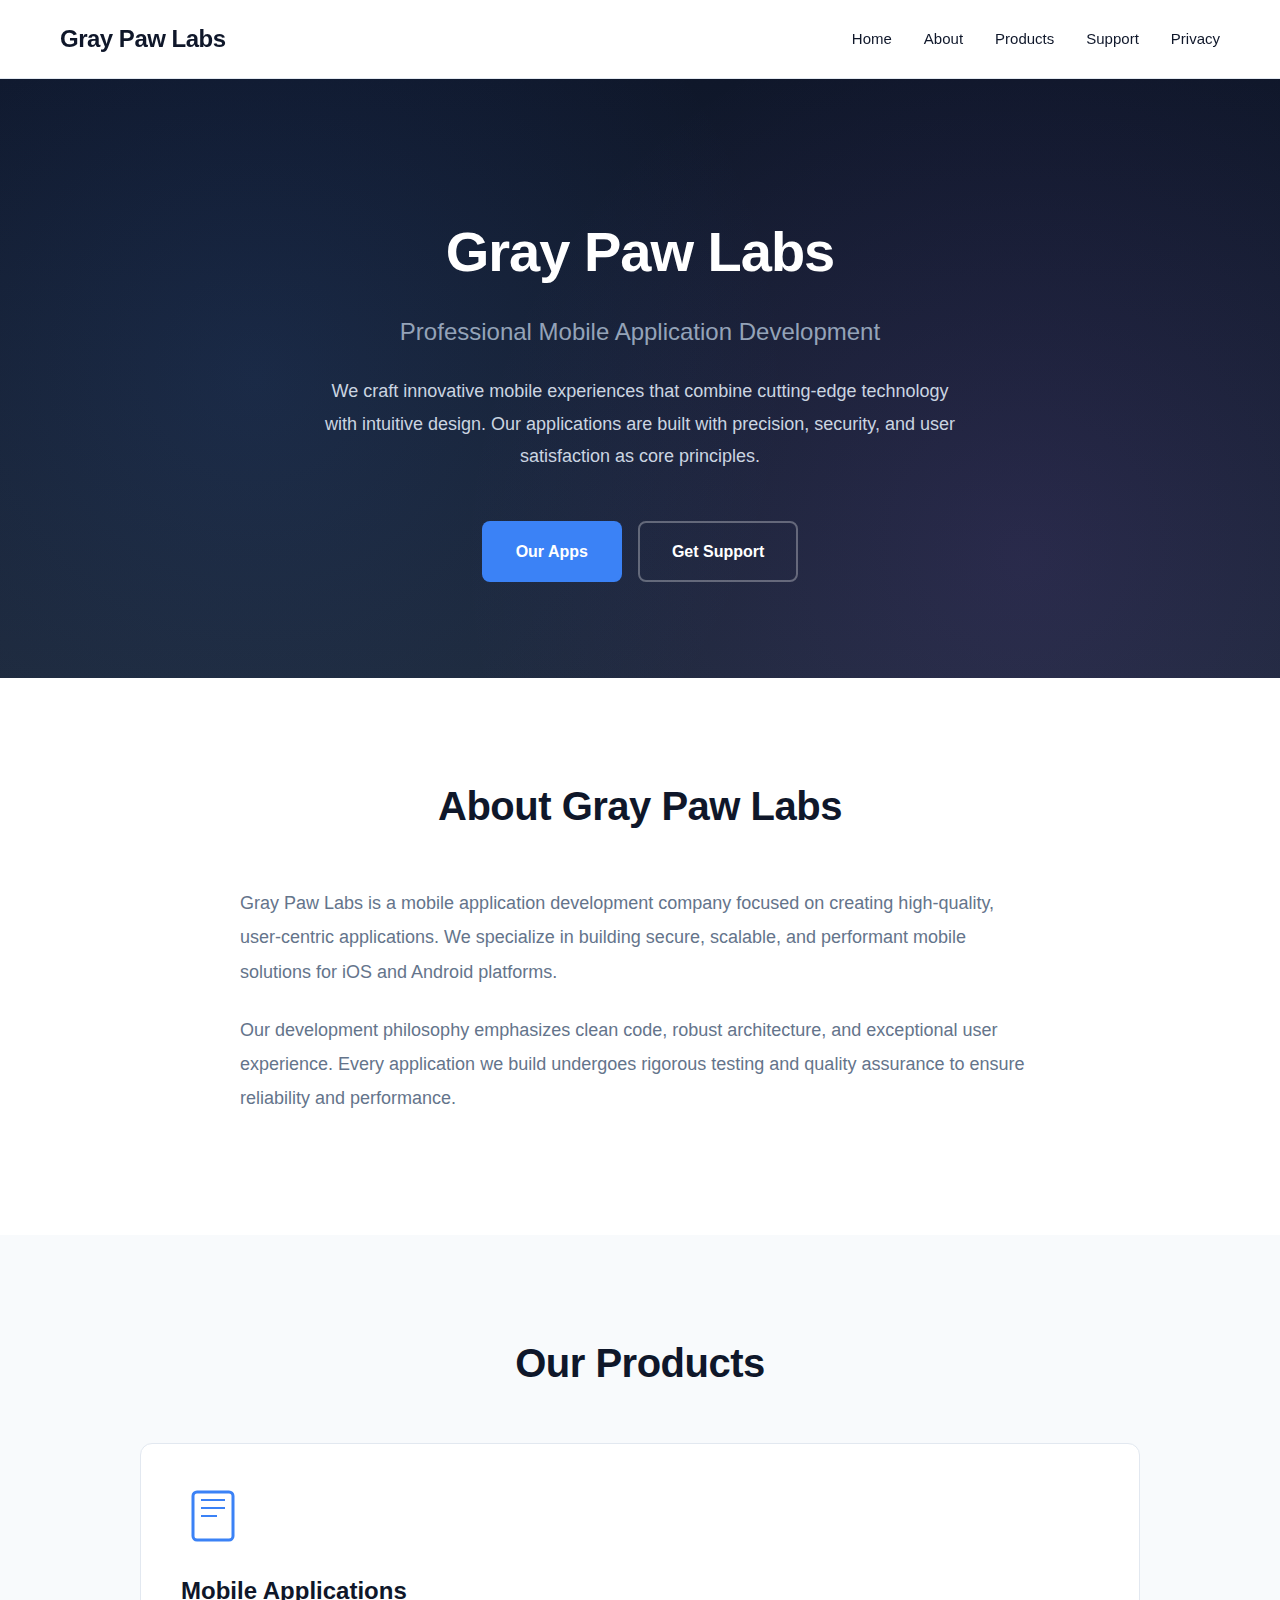
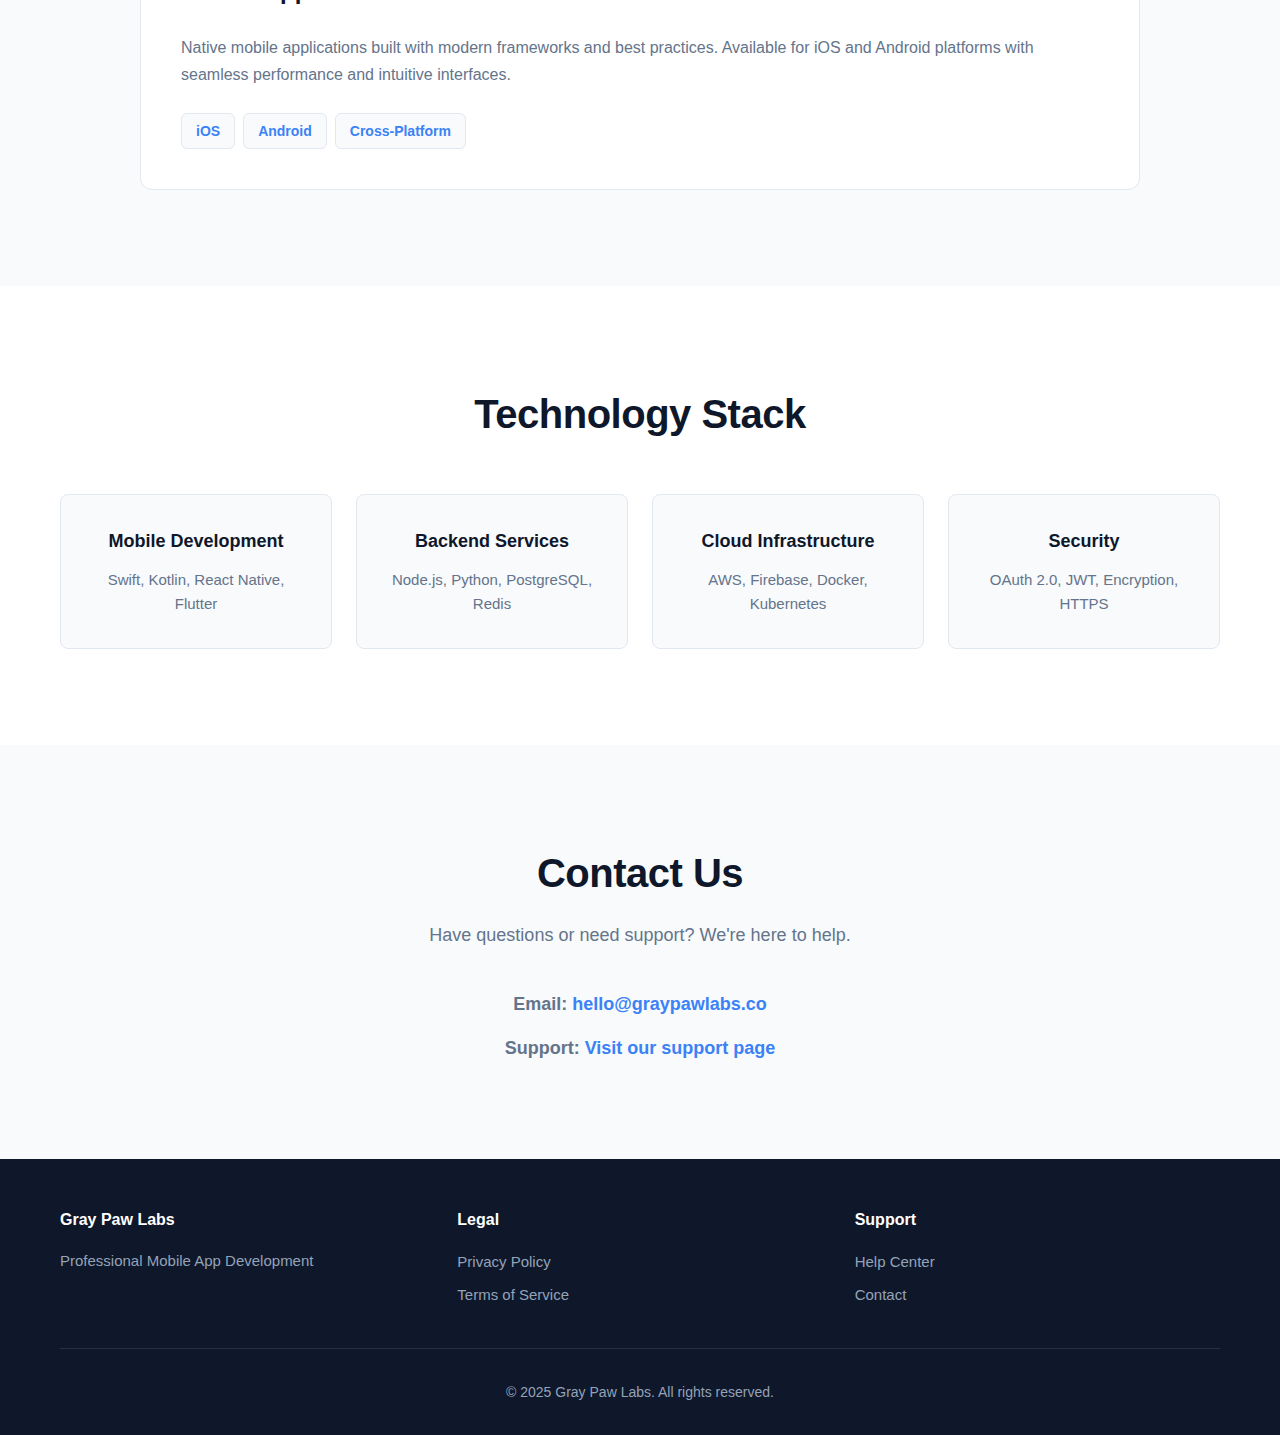
<file: index.html>
<!DOCTYPE html>
<html lang="en">
<head>
    <meta charset="UTF-8">
    <meta name="viewport" content="width=device-width, initial-scale=1.0">
    <meta name="description" content="Gray Paw Labs - Professional Mobile App Development">
    <title>Gray Paw Labs | Mobile App Development</title>
    <link rel="stylesheet" href="styles.css">
</head>
<body>
    <header>
        <nav class="navbar">
            <div class="container">
                <div class="logo">
                    <h1>Gray Paw Labs</h1>
                </div>
                <ul class="nav-links">
                    <li><a href="#home">Home</a></li>
                    <li><a href="#about">About</a></li>
                    <li><a href="#products">Products</a></li>
                    <li><a href="support.html">Support</a></li>
                    <li><a href="privacy.html">Privacy</a></li>
                </ul>
            </div>
        </nav>
    </header>

    <main>
        <section id="home" class="hero">
            <div class="container">
                <div class="hero-content">
                    <h2>Gray Paw Labs</h2>
                    <p class="tagline">Professional Mobile Application Development</p>
                    <p class="hero-description">
                        We craft innovative mobile experiences that combine cutting-edge technology
                        with intuitive design. Our applications are built with precision, security,
                        and user satisfaction as core principles.
                    </p>
                    <div class="cta-group">
                        <a href="#products" class="cta-button primary">Our Apps</a>
                        <a href="support.html" class="cta-button secondary">Get Support</a>
                    </div>
                </div>
            </div>
        </section>

        <section id="about" class="about">
            <div class="container">
                <h2>About Gray Paw Labs</h2>
                <div class="about-content">
                    <p>
                        Gray Paw Labs is a mobile application development company focused on creating
                        high-quality, user-centric applications. We specialize in building secure,
                        scalable, and performant mobile solutions for iOS and Android platforms.
                    </p>
                    <p>
                        Our development philosophy emphasizes clean code, robust architecture, and
                        exceptional user experience. Every application we build undergoes rigorous
                        testing and quality assurance to ensure reliability and performance.
                    </p>
                </div>
            </div>
        </section>

        <section id="products" class="products">
            <div class="container">
                <h2>Our Products</h2>
                <div class="products-grid">
                    <div class="product-card">
                        <div class="product-header">
                            <div class="product-icon">
                                <svg width="64" height="64" viewBox="0 0 64 64" fill="none" xmlns="http://www.w3.org/2000/svg">
                                    <rect x="12" y="8" width="40" height="48" rx="4" stroke="currentColor" stroke-width="3"/>
                                    <line x1="20" y1="16" x2="44" y2="16" stroke="currentColor" stroke-width="2"/>
                                    <line x1="20" y1="24" x2="44" y2="24" stroke="currentColor" stroke-width="2"/>
                                    <line x1="20" y1="32" x2="36" y2="32" stroke="currentColor" stroke-width="2"/>
                                </svg>
                            </div>
                            <h3>Mobile Applications</h3>
                        </div>
                        <p>
                            Native mobile applications built with modern frameworks and best practices.
                            Available for iOS and Android platforms with seamless performance and intuitive interfaces.
                        </p>
                        <div class="product-features">
                            <span class="feature-tag">iOS</span>
                            <span class="feature-tag">Android</span>
                            <span class="feature-tag">Cross-Platform</span>
                        </div>
                    </div>
                </div>
            </div>
        </section>

        <section id="technology" class="technology">
            <div class="container">
                <h2>Technology Stack</h2>
                <div class="tech-grid">
                    <div class="tech-card">
                        <h3>Mobile Development</h3>
                        <p>Swift, Kotlin, React Native, Flutter</p>
                    </div>
                    <div class="tech-card">
                        <h3>Backend Services</h3>
                        <p>Node.js, Python, PostgreSQL, Redis</p>
                    </div>
                    <div class="tech-card">
                        <h3>Cloud Infrastructure</h3>
                        <p>AWS, Firebase, Docker, Kubernetes</p>
                    </div>
                    <div class="tech-card">
                        <h3>Security</h3>
                        <p>OAuth 2.0, JWT, Encryption, HTTPS</p>
                    </div>
                </div>
            </div>
        </section>

        <section id="contact" class="contact">
            <div class="container">
                <h2>Contact Us</h2>
                <p class="contact-description">
                    Have questions or need support? We're here to help.
                </p>
                <div class="contact-info">
                    <div class="contact-item">
                        <strong>Email:</strong> <a href="mailto:hello@graypawlabs.co">hello@graypawlabs.co</a>
                    </div>
                    <div class="contact-item">
                        <strong>Support:</strong> <a href="support.html">Visit our support page</a>
                    </div>
                </div>
            </div>
        </section>
    </main>

    <footer>
        <div class="container">
            <div class="footer-content">
                <div class="footer-section">
                    <h4>Gray Paw Labs</h4>
                    <p>Professional Mobile App Development</p>
                </div>
                <div class="footer-section">
                    <h4>Legal</h4>
                    <ul>
                        <li><a href="privacy.html">Privacy Policy</a></li>
                        <li><a href="privacy.html#terms">Terms of Service</a></li>
                    </ul>
                </div>
                <div class="footer-section">
                    <h4>Support</h4>
                    <ul>
                        <li><a href="support.html">Help Center</a></li>
                        <li><a href="mailto:hello@graypawlabs.co">Contact</a></li>
                    </ul>
                </div>
            </div>
            <div class="footer-bottom">
                <p>&copy; 2025 Gray Paw Labs. All rights reserved.</p>
            </div>
        </div>
    </footer>
</body>
</html>
</file>
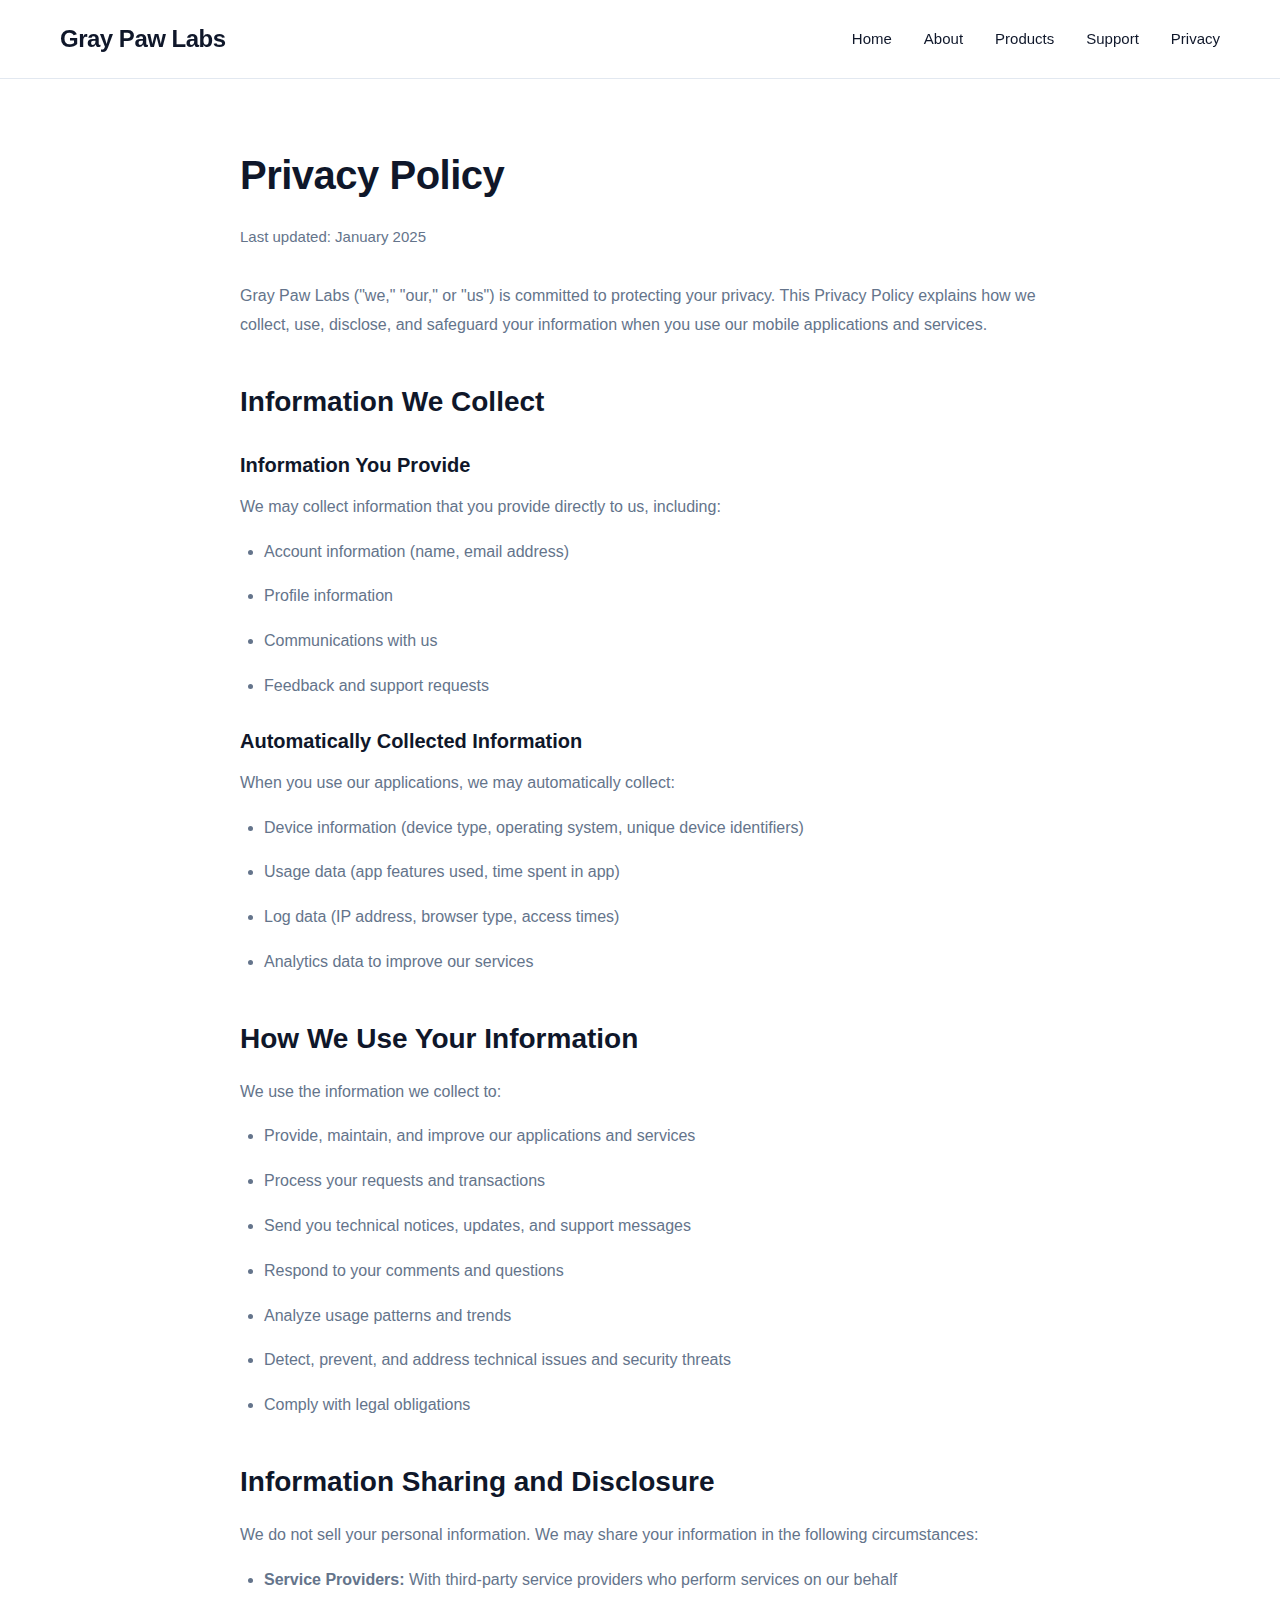
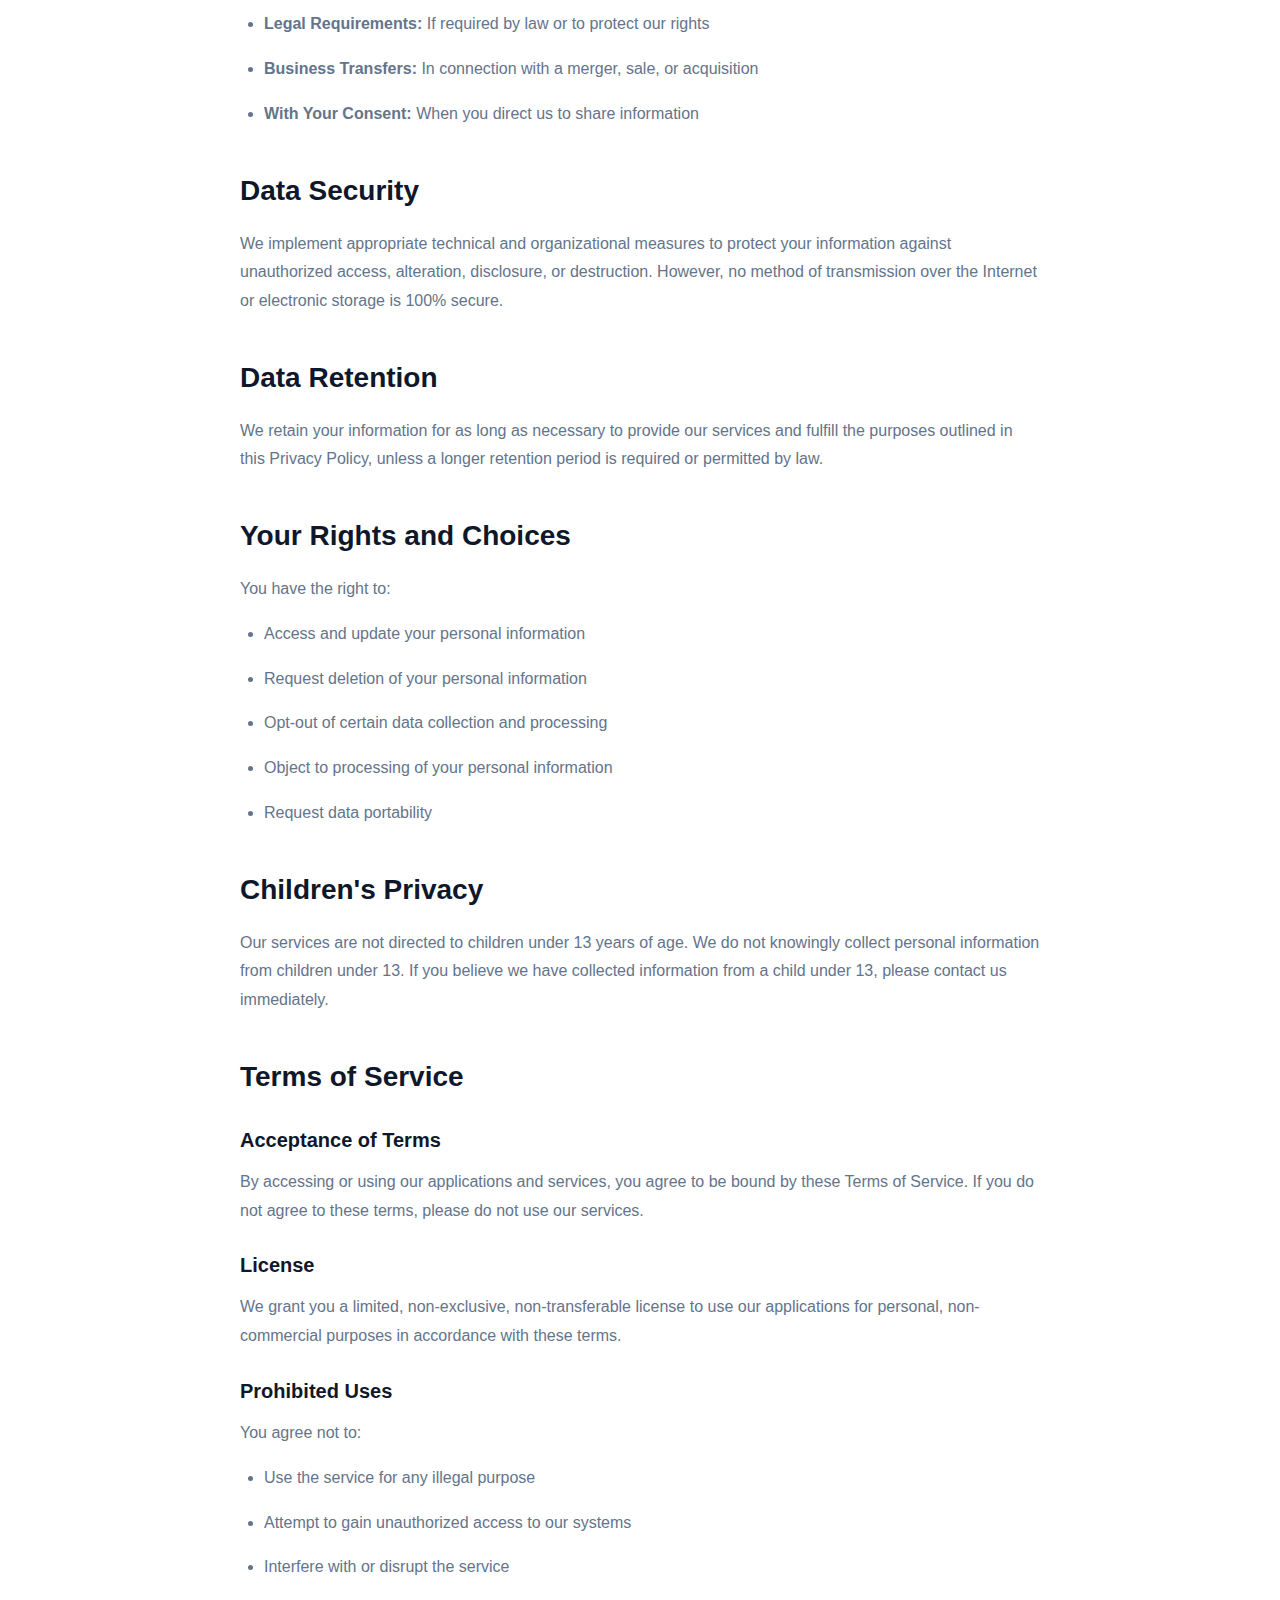
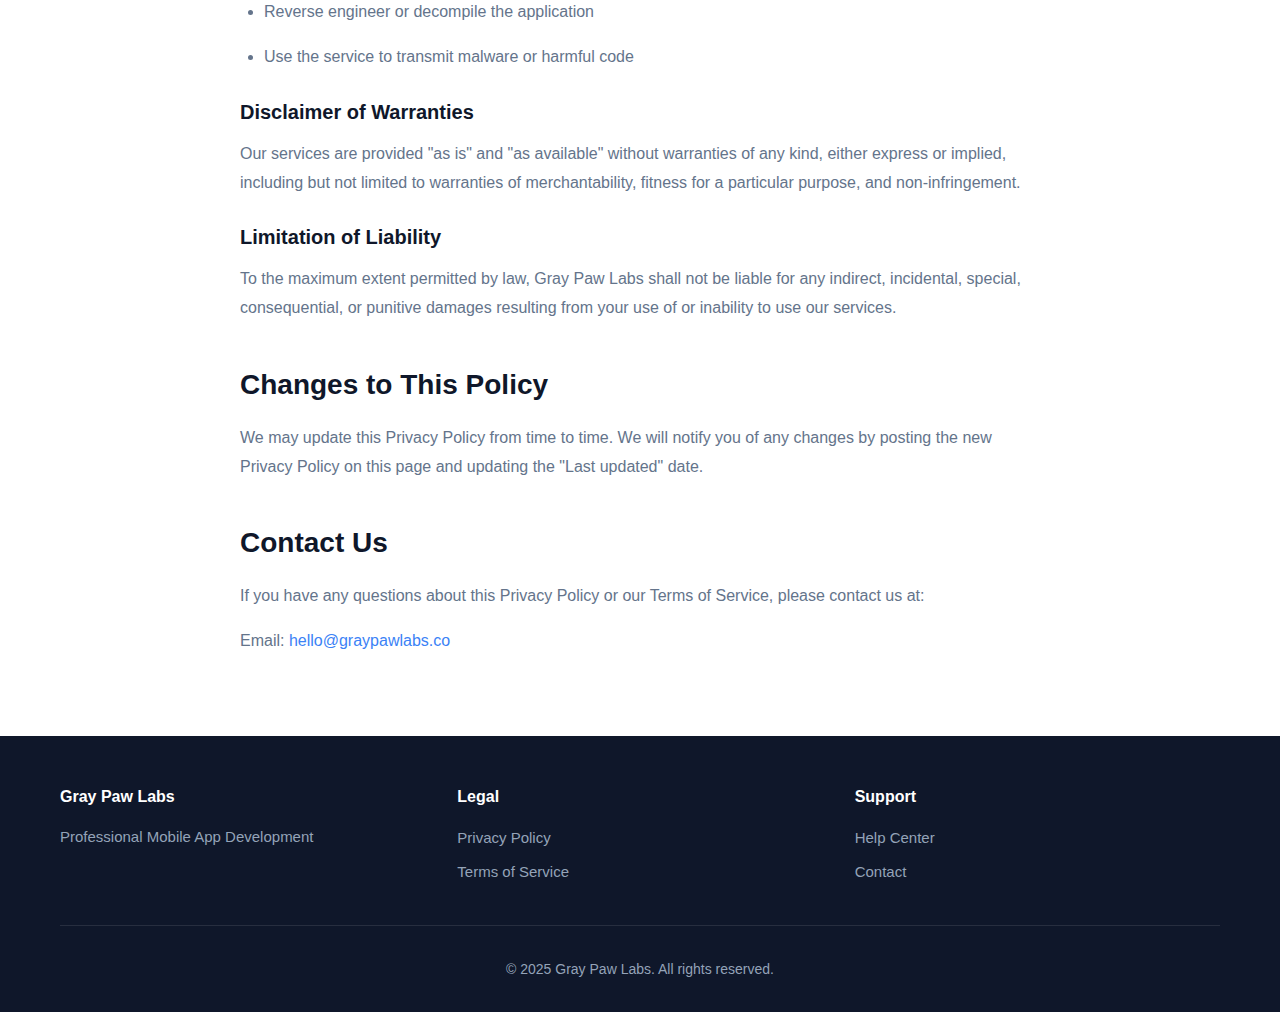
<file: privacy.html>
<!DOCTYPE html>
<html lang="en">
<head>
    <meta charset="UTF-8">
    <meta name="viewport" content="width=device-width, initial-scale=1.0">
    <meta name="description" content="Gray Paw Labs Privacy Policy">
    <title>Privacy Policy | Gray Paw Labs</title>
    <link rel="stylesheet" href="styles.css">
    <style>
        .legal-page {
            padding: 4rem 0;
            background-color: var(--white);
        }
        .legal-content {
            max-width: 800px;
            margin: 0 auto;
        }
        .legal-content h1 {
            font-size: 2.5rem;
            color: var(--primary-color);
            margin-bottom: 1rem;
            font-weight: 700;
            letter-spacing: -0.5px;
        }
        .legal-content .last-updated {
            color: var(--text-light);
            margin-bottom: 2rem;
            font-size: 0.9375rem;
        }
        .legal-content h2 {
            font-size: 1.75rem;
            color: var(--primary-color);
            margin-top: 2.5rem;
            margin-bottom: 1rem;
            font-weight: 700;
        }
        .legal-content h3 {
            font-size: 1.25rem;
            color: var(--primary-color);
            margin-top: 1.5rem;
            margin-bottom: 0.75rem;
            font-weight: 600;
        }
        .legal-content p,
        .legal-content li {
            color: var(--text-light);
            line-height: 1.8;
            margin-bottom: 1rem;
        }
        .legal-content ul {
            margin-left: 1.5rem;
            margin-bottom: 1rem;
        }
        .legal-content a {
            color: var(--accent-color);
            text-decoration: none;
        }
        .legal-content a:hover {
            text-decoration: underline;
        }
    </style>
</head>
<body>
    <header>
        <nav class="navbar">
            <div class="container">
                <div class="logo">
                    <h1><a href="index.html" style="text-decoration: none; color: inherit;">Gray Paw Labs</a></h1>
                </div>
                <ul class="nav-links">
                    <li><a href="index.html#home">Home</a></li>
                    <li><a href="index.html#about">About</a></li>
                    <li><a href="index.html#products">Products</a></li>
                    <li><a href="support.html">Support</a></li>
                    <li><a href="privacy.html">Privacy</a></li>
                </ul>
            </div>
        </nav>
    </header>

    <main>
        <section class="legal-page">
            <div class="container">
                <div class="legal-content">
                    <h1>Privacy Policy</h1>
                    <p class="last-updated">Last updated: January 2025</p>

                    <p>
                        Gray Paw Labs ("we," "our," or "us") is committed to protecting your privacy.
                        This Privacy Policy explains how we collect, use, disclose, and safeguard your
                        information when you use our mobile applications and services.
                    </p>

                    <h2>Information We Collect</h2>

                    <h3>Information You Provide</h3>
                    <p>We may collect information that you provide directly to us, including:</p>
                    <ul>
                        <li>Account information (name, email address)</li>
                        <li>Profile information</li>
                        <li>Communications with us</li>
                        <li>Feedback and support requests</li>
                    </ul>

                    <h3>Automatically Collected Information</h3>
                    <p>When you use our applications, we may automatically collect:</p>
                    <ul>
                        <li>Device information (device type, operating system, unique device identifiers)</li>
                        <li>Usage data (app features used, time spent in app)</li>
                        <li>Log data (IP address, browser type, access times)</li>
                        <li>Analytics data to improve our services</li>
                    </ul>

                    <h2>How We Use Your Information</h2>
                    <p>We use the information we collect to:</p>
                    <ul>
                        <li>Provide, maintain, and improve our applications and services</li>
                        <li>Process your requests and transactions</li>
                        <li>Send you technical notices, updates, and support messages</li>
                        <li>Respond to your comments and questions</li>
                        <li>Analyze usage patterns and trends</li>
                        <li>Detect, prevent, and address technical issues and security threats</li>
                        <li>Comply with legal obligations</li>
                    </ul>

                    <h2>Information Sharing and Disclosure</h2>
                    <p>We do not sell your personal information. We may share your information in the following circumstances:</p>
                    <ul>
                        <li><strong>Service Providers:</strong> With third-party service providers who perform services on our behalf</li>
                        <li><strong>Legal Requirements:</strong> If required by law or to protect our rights</li>
                        <li><strong>Business Transfers:</strong> In connection with a merger, sale, or acquisition</li>
                        <li><strong>With Your Consent:</strong> When you direct us to share information</li>
                    </ul>

                    <h2>Data Security</h2>
                    <p>
                        We implement appropriate technical and organizational measures to protect your information
                        against unauthorized access, alteration, disclosure, or destruction. However, no method of
                        transmission over the Internet or electronic storage is 100% secure.
                    </p>

                    <h2>Data Retention</h2>
                    <p>
                        We retain your information for as long as necessary to provide our services and fulfill
                        the purposes outlined in this Privacy Policy, unless a longer retention period is required
                        or permitted by law.
                    </p>

                    <h2>Your Rights and Choices</h2>
                    <p>You have the right to:</p>
                    <ul>
                        <li>Access and update your personal information</li>
                        <li>Request deletion of your personal information</li>
                        <li>Opt-out of certain data collection and processing</li>
                        <li>Object to processing of your personal information</li>
                        <li>Request data portability</li>
                    </ul>

                    <h2>Children's Privacy</h2>
                    <p>
                        Our services are not directed to children under 13 years of age. We do not knowingly
                        collect personal information from children under 13. If you believe we have collected
                        information from a child under 13, please contact us immediately.
                    </p>

                    <h2 id="terms">Terms of Service</h2>

                    <h3>Acceptance of Terms</h3>
                    <p>
                        By accessing or using our applications and services, you agree to be bound by these Terms
                        of Service. If you do not agree to these terms, please do not use our services.
                    </p>

                    <h3>License</h3>
                    <p>
                        We grant you a limited, non-exclusive, non-transferable license to use our applications
                        for personal, non-commercial purposes in accordance with these terms.
                    </p>

                    <h3>Prohibited Uses</h3>
                    <p>You agree not to:</p>
                    <ul>
                        <li>Use the service for any illegal purpose</li>
                        <li>Attempt to gain unauthorized access to our systems</li>
                        <li>Interfere with or disrupt the service</li>
                        <li>Reverse engineer or decompile the application</li>
                        <li>Use the service to transmit malware or harmful code</li>
                    </ul>

                    <h3>Disclaimer of Warranties</h3>
                    <p>
                        Our services are provided "as is" and "as available" without warranties of any kind,
                        either express or implied, including but not limited to warranties of merchantability,
                        fitness for a particular purpose, and non-infringement.
                    </p>

                    <h3>Limitation of Liability</h3>
                    <p>
                        To the maximum extent permitted by law, Gray Paw Labs shall not be liable for any
                        indirect, incidental, special, consequential, or punitive damages resulting from your
                        use of or inability to use our services.
                    </p>

                    <h2>Changes to This Policy</h2>
                    <p>
                        We may update this Privacy Policy from time to time. We will notify you of any changes
                        by posting the new Privacy Policy on this page and updating the "Last updated" date.
                    </p>

                    <h2>Contact Us</h2>
                    <p>
                        If you have any questions about this Privacy Policy or our Terms of Service, please contact us at:
                    </p>
                    <p>
                        Email: <a href="mailto:hello@graypawlabs.co">hello@graypawlabs.co</a>
                    </p>
                </div>
            </div>
        </section>
    </main>

    <footer>
        <div class="container">
            <div class="footer-content">
                <div class="footer-section">
                    <h4>Gray Paw Labs</h4>
                    <p>Professional Mobile App Development</p>
                </div>
                <div class="footer-section">
                    <h4>Legal</h4>
                    <ul>
                        <li><a href="privacy.html">Privacy Policy</a></li>
                        <li><a href="privacy.html#terms">Terms of Service</a></li>
                    </ul>
                </div>
                <div class="footer-section">
                    <h4>Support</h4>
                    <ul>
                        <li><a href="support.html">Help Center</a></li>
                        <li><a href="mailto:hello@graypawlabs.co">Contact</a></li>
                    </ul>
                </div>
            </div>
            <div class="footer-bottom">
                <p>&copy; 2025 Gray Paw Labs. All rights reserved.</p>
            </div>
        </div>
    </footer>
</body>
</html>
</file>
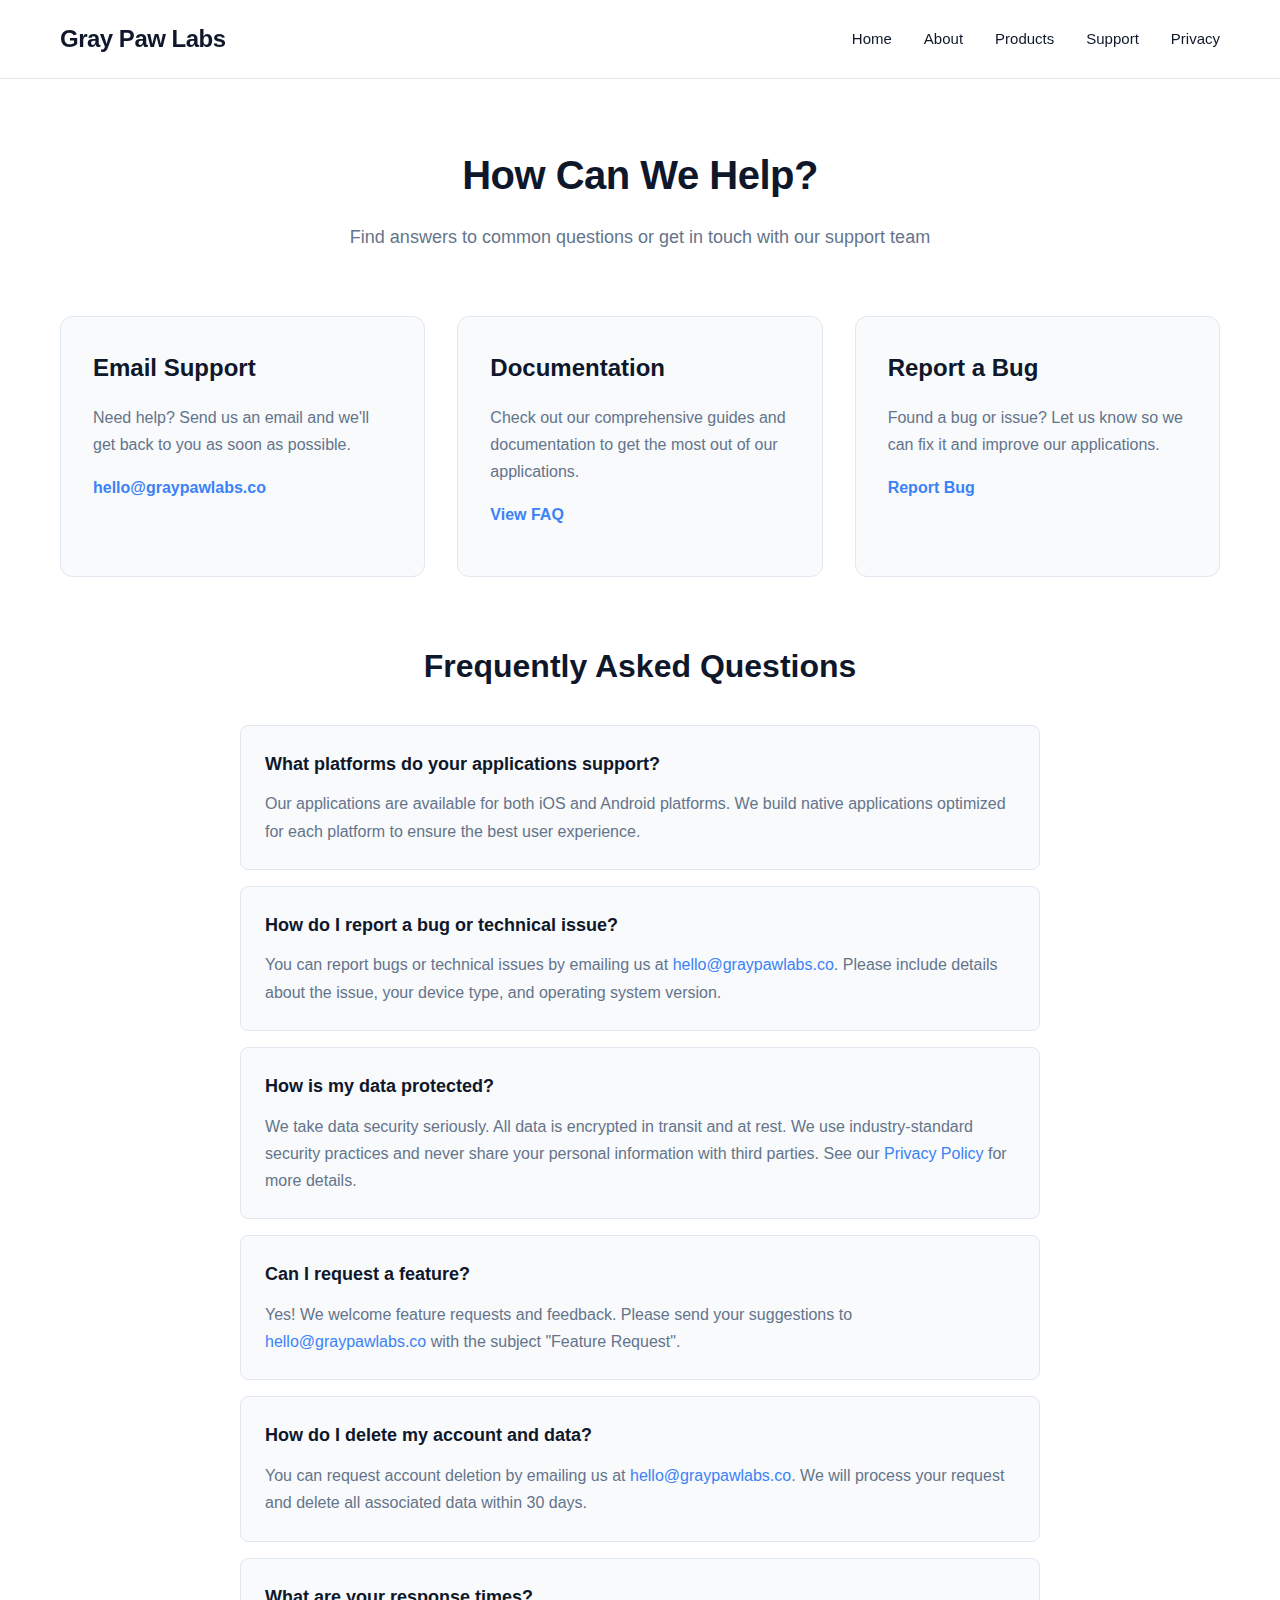
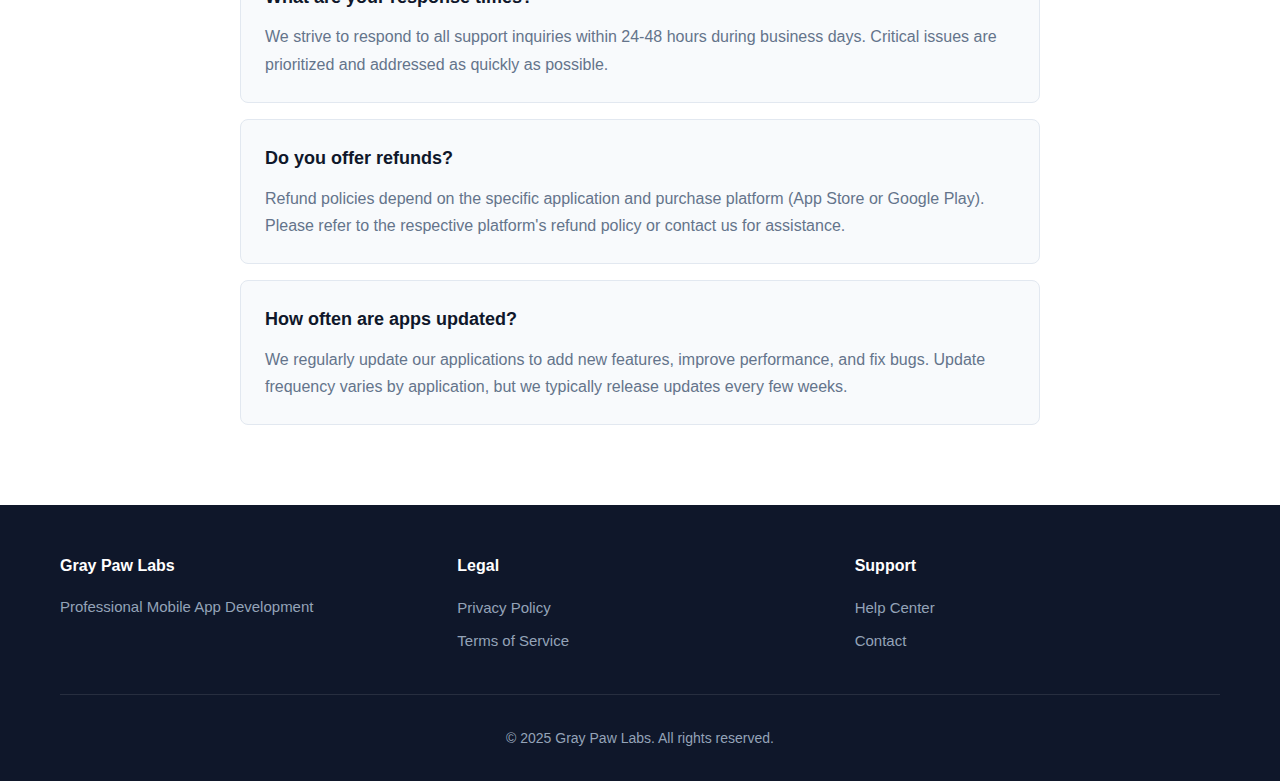
<file: support.html>
<!DOCTYPE html>
<html lang="en">
<head>
    <meta charset="UTF-8">
    <meta name="viewport" content="width=device-width, initial-scale=1.0">
    <meta name="description" content="Gray Paw Labs Support - Get help with our applications">
    <title>Support | Gray Paw Labs</title>
    <link rel="stylesheet" href="styles.css">
    <style>
        .support-page {
            padding: 4rem 0;
            background-color: var(--white);
        }
        .support-header {
            text-align: center;
            margin-bottom: 4rem;
        }
        .support-header h1 {
            font-size: 2.5rem;
            color: var(--primary-color);
            margin-bottom: 1rem;
            font-weight: 700;
            letter-spacing: -0.5px;
        }
        .support-header p {
            font-size: 1.125rem;
            color: var(--text-light);
        }
        .support-grid {
            display: grid;
            grid-template-columns: repeat(auto-fit, minmax(300px, 1fr));
            gap: 2rem;
            margin-bottom: 4rem;
        }
        .support-card {
            background-color: var(--background-light);
            padding: 2rem;
            border-radius: 12px;
            border: 1px solid var(--border-color);
        }
        .support-card h2 {
            font-size: 1.5rem;
            color: var(--primary-color);
            margin-bottom: 1rem;
            font-weight: 700;
        }
        .support-card p {
            color: var(--text-light);
            line-height: 1.7;
            margin-bottom: 1rem;
        }
        .support-card a {
            color: var(--accent-color);
            text-decoration: none;
            font-weight: 600;
        }
        .support-card a:hover {
            text-decoration: underline;
        }
        .faq-section {
            max-width: 800px;
            margin: 0 auto;
        }
        .faq-section h2 {
            font-size: 2rem;
            color: var(--primary-color);
            margin-bottom: 2rem;
            text-align: center;
            font-weight: 700;
        }
        .faq-item {
            background-color: var(--background-light);
            padding: 1.5rem;
            border-radius: 8px;
            margin-bottom: 1rem;
            border: 1px solid var(--border-color);
        }
        .faq-item h3 {
            font-size: 1.125rem;
            color: var(--primary-color);
            margin-bottom: 0.75rem;
            font-weight: 700;
        }
        .faq-item p {
            color: var(--text-light);
            line-height: 1.7;
        }
        .faq-item a {
            color: var(--accent-color);
            text-decoration: none;
        }
        .faq-item a:hover {
            text-decoration: underline;
        }
    </style>
</head>
<body>
    <header>
        <nav class="navbar">
            <div class="container">
                <div class="logo">
                    <h1><a href="index.html" style="text-decoration: none; color: inherit;">Gray Paw Labs</a></h1>
                </div>
                <ul class="nav-links">
                    <li><a href="index.html#home">Home</a></li>
                    <li><a href="index.html#about">About</a></li>
                    <li><a href="index.html#products">Products</a></li>
                    <li><a href="support.html">Support</a></li>
                    <li><a href="privacy.html">Privacy</a></li>
                </ul>
            </div>
        </nav>
    </header>

    <main>
        <section class="support-page">
            <div class="container">
                <div class="support-header">
                    <h1>How Can We Help?</h1>
                    <p>Find answers to common questions or get in touch with our support team</p>
                </div>

                <div class="support-grid">
                    <div class="support-card">
                        <h2>Email Support</h2>
                        <p>
                            Need help? Send us an email and we'll get back to you as soon as possible.
                        </p>
                        <p>
                            <a href="mailto:hello@graypawlabs.co">hello@graypawlabs.co</a>
                        </p>
                    </div>

                    <div class="support-card">
                        <h2>Documentation</h2>
                        <p>
                            Check out our comprehensive guides and documentation to get the most out of our applications.
                        </p>
                        <p>
                            <a href="#faq">View FAQ</a>
                        </p>
                    </div>

                    <div class="support-card">
                        <h2>Report a Bug</h2>
                        <p>
                            Found a bug or issue? Let us know so we can fix it and improve our applications.
                        </p>
                        <p>
                            <a href="mailto:hello@graypawlabs.co?subject=Bug%20Report">Report Bug</a>
                        </p>
                    </div>
                </div>

                <div class="faq-section" id="faq">
                    <h2>Frequently Asked Questions</h2>

                    <div class="faq-item">
                        <h3>What platforms do your applications support?</h3>
                        <p>
                            Our applications are available for both iOS and Android platforms. We build native
                            applications optimized for each platform to ensure the best user experience.
                        </p>
                    </div>

                    <div class="faq-item">
                        <h3>How do I report a bug or technical issue?</h3>
                        <p>
                            You can report bugs or technical issues by emailing us at
                            <a href="mailto:hello@graypawlabs.co">hello@graypawlabs.co</a>. Please include
                            details about the issue, your device type, and operating system version.
                        </p>
                    </div>

                    <div class="faq-item">
                        <h3>How is my data protected?</h3>
                        <p>
                            We take data security seriously. All data is encrypted in transit and at rest.
                            We use industry-standard security practices and never share your personal information
                            with third parties. See our <a href="privacy.html">Privacy Policy</a> for more details.
                        </p>
                    </div>

                    <div class="faq-item">
                        <h3>Can I request a feature?</h3>
                        <p>
                            Yes! We welcome feature requests and feedback. Please send your suggestions to
                            <a href="mailto:hello@graypawlabs.co">hello@graypawlabs.co</a> with the subject
                            "Feature Request".
                        </p>
                    </div>

                    <div class="faq-item">
                        <h3>How do I delete my account and data?</h3>
                        <p>
                            You can request account deletion by emailing us at
                            <a href="mailto:hello@graypawlabs.co">hello@graypawlabs.co</a>. We will process
                            your request and delete all associated data within 30 days.
                        </p>
                    </div>

                    <div class="faq-item">
                        <h3>What are your response times?</h3>
                        <p>
                            We strive to respond to all support inquiries within 24-48 hours during business days.
                            Critical issues are prioritized and addressed as quickly as possible.
                        </p>
                    </div>

                    <div class="faq-item">
                        <h3>Do you offer refunds?</h3>
                        <p>
                            Refund policies depend on the specific application and purchase platform
                            (App Store or Google Play). Please refer to the respective platform's refund
                            policy or contact us for assistance.
                        </p>
                    </div>

                    <div class="faq-item">
                        <h3>How often are apps updated?</h3>
                        <p>
                            We regularly update our applications to add new features, improve performance,
                            and fix bugs. Update frequency varies by application, but we typically release
                            updates every few weeks.
                        </p>
                    </div>
                </div>
            </div>
        </section>
    </main>

    <footer>
        <div class="container">
            <div class="footer-content">
                <div class="footer-section">
                    <h4>Gray Paw Labs</h4>
                    <p>Professional Mobile App Development</p>
                </div>
                <div class="footer-section">
                    <h4>Legal</h4>
                    <ul>
                        <li><a href="privacy.html">Privacy Policy</a></li>
                        <li><a href="privacy.html#terms">Terms of Service</a></li>
                    </ul>
                </div>
                <div class="footer-section">
                    <h4>Support</h4>
                    <ul>
                        <li><a href="support.html">Help Center</a></li>
                        <li><a href="mailto:hello@graypawlabs.co">Contact</a></li>
                    </ul>
                </div>
            </div>
            <div class="footer-bottom">
                <p>&copy; 2025 Gray Paw Labs. All rights reserved.</p>
            </div>
        </div>
    </footer>
</body>
</html>
</file>
<file: styles.css>
* {
    margin: 0;
    padding: 0;
    box-sizing: border-box;
}

:root {
    --primary-color: #0f172a;
    --secondary-color: #1e293b;
    --accent-color: #3b82f6;
    --accent-hover: #2563eb;
    --text-dark: #0f172a;
    --text-light: #64748b;
    --background-light: #f8fafc;
    --background-dark: #0f172a;
    --white: #ffffff;
    --border-color: #e2e8f0;
    --shadow: 0 1px 3px rgba(0, 0, 0, 0.1);
    --shadow-lg: 0 10px 25px rgba(0, 0, 0, 0.1);
}

body {
    font-family: -apple-system, BlinkMacSystemFont, 'Segoe UI', 'Inter', Roboto, Oxygen, Ubuntu, Cantarell, sans-serif;
    line-height: 1.6;
    color: var(--text-dark);
    background-color: var(--white);
    -webkit-font-smoothing: antialiased;
    -moz-osx-font-smoothing: grayscale;
}

.container {
    max-width: 1200px;
    margin: 0 auto;
    padding: 0 20px;
}

/* Header and Navigation */
header {
    background-color: var(--white);
    border-bottom: 1px solid var(--border-color);
    position: sticky;
    top: 0;
    z-index: 1000;
    backdrop-filter: blur(10px);
    background-color: rgba(255, 255, 255, 0.95);
}

.navbar {
    padding: 1.25rem 0;
}

.navbar .container {
    display: flex;
    justify-content: space-between;
    align-items: center;
}

.logo h1 {
    font-size: 1.5rem;
    color: var(--primary-color);
    font-weight: 700;
    letter-spacing: -0.5px;
}

.nav-links {
    display: flex;
    list-style: none;
    gap: 2rem;
}

.nav-links a {
    color: var(--text-dark);
    text-decoration: none;
    font-weight: 500;
    font-size: 0.9375rem;
    transition: color 0.2s ease;
    position: relative;
}

.nav-links a:hover {
    color: var(--accent-color);
}

.nav-links a::after {
    content: '';
    position: absolute;
    bottom: -4px;
    left: 0;
    width: 0;
    height: 2px;
    background-color: var(--accent-color);
    transition: width 0.2s ease;
}

.nav-links a:hover::after {
    width: 100%;
}

/* Hero Section */
.hero {
    background: linear-gradient(180deg, var(--background-dark) 0%, #1e293b 100%);
    color: var(--white);
    padding: 8rem 0 6rem;
    text-align: center;
    position: relative;
}

.hero::before {
    content: '';
    position: absolute;
    top: 0;
    left: 0;
    right: 0;
    bottom: 0;
    background:
        radial-gradient(circle at 20% 50%, rgba(59, 130, 246, 0.1) 0%, transparent 50%),
        radial-gradient(circle at 80% 80%, rgba(168, 85, 247, 0.1) 0%, transparent 50%);
    pointer-events: none;
}

.hero-content {
    position: relative;
    z-index: 1;
}

.hero-content h2 {
    font-size: 3.5rem;
    margin-bottom: 1rem;
    font-weight: 800;
    letter-spacing: -1px;
}

.tagline {
    font-size: 1.5rem;
    margin-bottom: 1.5rem;
    color: #94a3b8;
    font-weight: 400;
}

.hero-description {
    font-size: 1.125rem;
    max-width: 640px;
    margin: 0 auto 3rem;
    color: #cbd5e1;
    line-height: 1.8;
}

.cta-group {
    display: flex;
    gap: 1rem;
    justify-content: center;
    flex-wrap: wrap;
}

.cta-button {
    display: inline-block;
    padding: 1rem 2rem;
    border-radius: 8px;
    text-decoration: none;
    font-weight: 600;
    font-size: 1rem;
    transition: all 0.2s ease;
    border: 2px solid transparent;
}

.cta-button.primary {
    background-color: var(--accent-color);
    color: var(--white);
}

.cta-button.primary:hover {
    background-color: var(--accent-hover);
    transform: translateY(-1px);
    box-shadow: 0 10px 25px rgba(59, 130, 246, 0.3);
}

.cta-button.secondary {
    background-color: transparent;
    color: var(--white);
    border-color: rgba(255, 255, 255, 0.3);
}

.cta-button.secondary:hover {
    border-color: var(--white);
    background-color: rgba(255, 255, 255, 0.1);
}

/* About Section */
.about {
    padding: 6rem 0;
    background-color: var(--white);
}

.about h2 {
    font-size: 2.5rem;
    text-align: center;
    margin-bottom: 3rem;
    color: var(--primary-color);
    font-weight: 700;
    letter-spacing: -0.5px;
}

.about-content {
    max-width: 800px;
    margin: 0 auto;
    font-size: 1.125rem;
    line-height: 1.9;
    color: var(--text-light);
}

.about-content p {
    margin-bottom: 1.5rem;
}

/* Products Section */
.products {
    padding: 6rem 0;
    background-color: var(--background-light);
}

.products h2 {
    font-size: 2.5rem;
    text-align: center;
    margin-bottom: 3rem;
    color: var(--primary-color);
    font-weight: 700;
    letter-spacing: -0.5px;
}

.products-grid {
    display: grid;
    grid-template-columns: repeat(auto-fit, minmax(320px, 1fr));
    gap: 2rem;
    max-width: 1000px;
    margin: 0 auto;
}

.product-card {
    background-color: var(--white);
    padding: 2.5rem;
    border-radius: 12px;
    border: 1px solid var(--border-color);
    transition: all 0.2s ease;
}

.product-card:hover {
    transform: translateY(-4px);
    box-shadow: var(--shadow-lg);
    border-color: var(--accent-color);
}

.product-header {
    margin-bottom: 1.5rem;
}

.product-icon {
    color: var(--accent-color);
    margin-bottom: 1rem;
}

.product-card h3 {
    font-size: 1.5rem;
    margin-bottom: 1rem;
    color: var(--primary-color);
    font-weight: 700;
}

.product-card p {
    color: var(--text-light);
    line-height: 1.7;
    margin-bottom: 1.5rem;
}

.product-features {
    display: flex;
    gap: 0.5rem;
    flex-wrap: wrap;
}

.feature-tag {
    background-color: var(--background-light);
    color: var(--accent-color);
    padding: 0.375rem 0.875rem;
    border-radius: 6px;
    font-size: 0.875rem;
    font-weight: 600;
    border: 1px solid var(--border-color);
}

/* Technology Section */
.technology {
    padding: 6rem 0;
    background-color: var(--white);
}

.technology h2 {
    font-size: 2.5rem;
    text-align: center;
    margin-bottom: 3rem;
    color: var(--primary-color);
    font-weight: 700;
    letter-spacing: -0.5px;
}

.tech-grid {
    display: grid;
    grid-template-columns: repeat(auto-fit, minmax(240px, 1fr));
    gap: 1.5rem;
}

.tech-card {
    background-color: var(--background-light);
    padding: 2rem;
    border-radius: 8px;
    border: 1px solid var(--border-color);
    text-align: center;
}

.tech-card h3 {
    font-size: 1.125rem;
    margin-bottom: 0.75rem;
    color: var(--primary-color);
    font-weight: 700;
}

.tech-card p {
    color: var(--text-light);
    font-size: 0.9375rem;
    line-height: 1.6;
}

/* Contact Section */
.contact {
    padding: 6rem 0;
    background-color: var(--background-light);
    text-align: center;
}

.contact h2 {
    font-size: 2.5rem;
    margin-bottom: 1rem;
    color: var(--primary-color);
    font-weight: 700;
    letter-spacing: -0.5px;
}

.contact-description {
    font-size: 1.125rem;
    color: var(--text-light);
    margin-bottom: 2.5rem;
}

.contact-info {
    display: flex;
    flex-direction: column;
    gap: 1rem;
    max-width: 600px;
    margin: 0 auto;
}

.contact-item {
    font-size: 1.125rem;
    color: var(--text-light);
}

.contact-item a {
    color: var(--accent-color);
    text-decoration: none;
    font-weight: 600;
    transition: color 0.2s ease;
}

.contact-item a:hover {
    color: var(--accent-hover);
    text-decoration: underline;
}

/* Footer */
footer {
    background-color: var(--primary-color);
    color: var(--white);
    padding: 3rem 0 2rem;
}

.footer-content {
    display: grid;
    grid-template-columns: repeat(auto-fit, minmax(200px, 1fr));
    gap: 2rem;
    margin-bottom: 2rem;
}

.footer-section h4 {
    font-size: 1rem;
    font-weight: 700;
    margin-bottom: 1rem;
    color: var(--white);
}

.footer-section p {
    color: #94a3b8;
    font-size: 0.9375rem;
}

.footer-section ul {
    list-style: none;
}

.footer-section ul li {
    margin-bottom: 0.5rem;
}

.footer-section a {
    color: #94a3b8;
    text-decoration: none;
    font-size: 0.9375rem;
    transition: color 0.2s ease;
}

.footer-section a:hover {
    color: var(--white);
}

.footer-bottom {
    padding-top: 2rem;
    border-top: 1px solid rgba(255, 255, 255, 0.1);
    text-align: center;
}

.footer-bottom p {
    color: #94a3b8;
    font-size: 0.875rem;
}

/* Responsive Design */
@media (max-width: 768px) {
    .navbar .container {
        flex-direction: column;
        gap: 1rem;
    }

    .nav-links {
        gap: 1.25rem;
        font-size: 0.875rem;
    }

    .hero {
        padding: 5rem 0 4rem;
    }

    .hero-content h2 {
        font-size: 2.5rem;
    }

    .tagline {
        font-size: 1.25rem;
    }

    .hero-description {
        font-size: 1rem;
    }

    .cta-group {
        flex-direction: column;
    }

    .cta-button {
        width: 100%;
        max-width: 300px;
    }

    .about h2,
    .products h2,
    .technology h2,
    .contact h2 {
        font-size: 2rem;
    }

    .products-grid,
    .tech-grid {
        grid-template-columns: 1fr;
    }

    .footer-content {
        grid-template-columns: 1fr;
        text-align: center;
    }

    .about, .products, .technology, .contact {
        padding: 4rem 0;
    }
}

@media (max-width: 480px) {
    .logo h1 {
        font-size: 1.25rem;
    }

    .nav-links {
        gap: 1rem;
        font-size: 0.8125rem;
    }

    .hero {
        padding: 4rem 0 3rem;
    }

    .hero-content h2 {
        font-size: 2rem;
    }

    .tagline {
        font-size: 1.125rem;
    }

    .about h2,
    .products h2,
    .technology h2,
    .contact h2 {
        font-size: 1.75rem;
    }

    .about, .products, .technology, .contact {
        padding: 3rem 0;
    }

    .product-card,
    .tech-card {
        padding: 1.5rem;
    }
}
</file>
